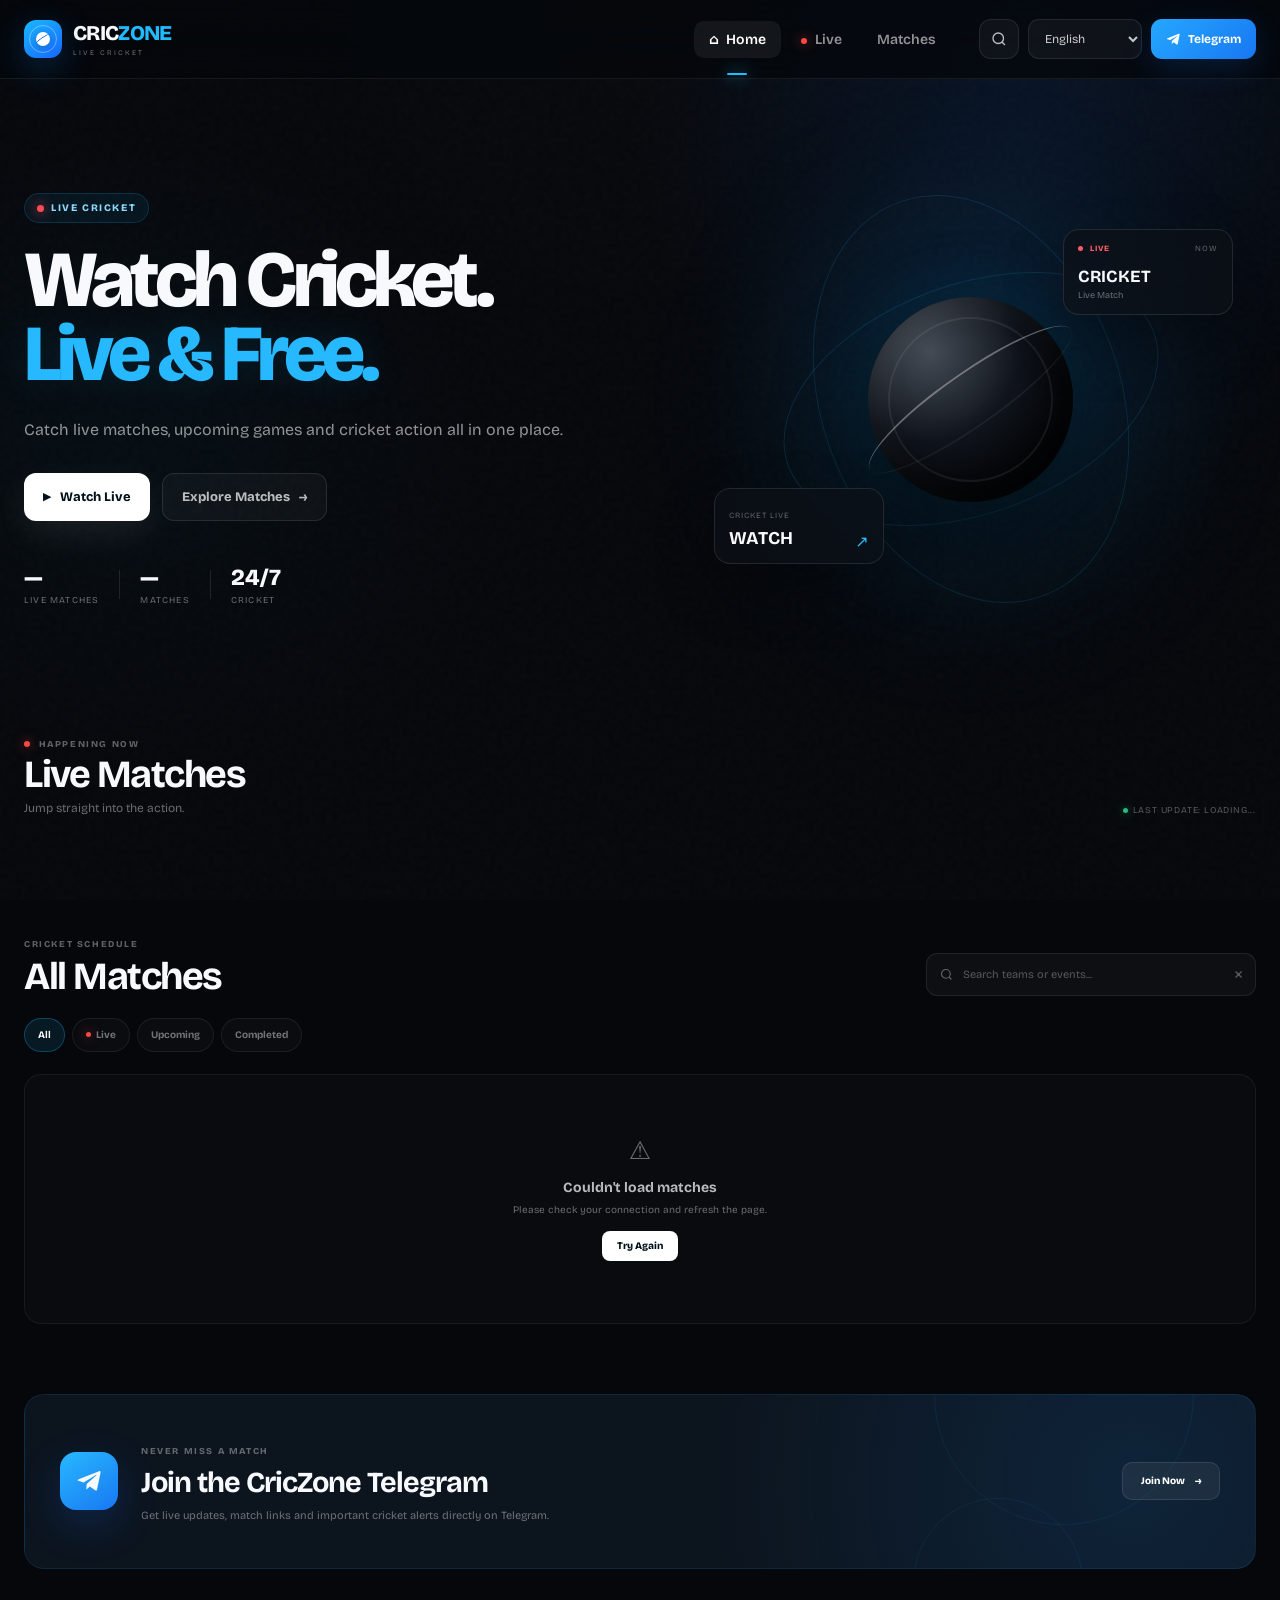
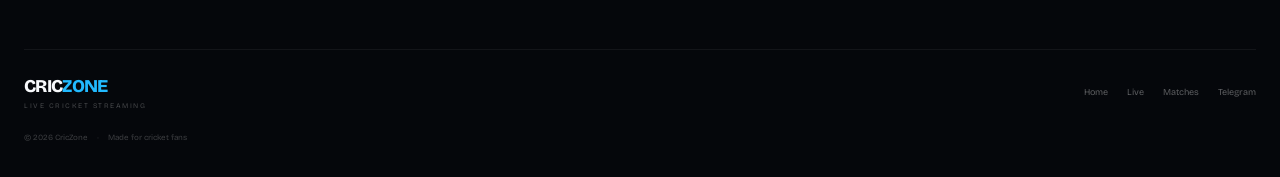
<file: index.html>
﻿<!DOCTYPE html>
<html lang="en">
<head>
  <meta charset="UTF-8">
  <meta name="viewport" content="width=device-width, initial-scale=1.0">

  <meta name="theme-color" content="#07111f">
  <meta name="description" content="CricZone - Live Cricket Streaming">

  <title>CricZone — Live Cricket</title>

  <!-- Fonts -->
  <link rel="preconnect" href="https://fonts.googleapis.com">
  <link rel="preconnect" href="https://fonts.gstatic.com" crossorigin>

  <link
    href="https://fonts.googleapis.com/css2?family=Bricolage+Grotesque:opsz,wght@12..96,400;12..96,500;12..96,600;12..96,700;12..96,800&display=swap"
    rel="stylesheet"
  >

  <!-- Main stylesheet -->
  <link rel="stylesheet" href="style.css">

<meta name="mobile-web-app-capable" content="yes">
<meta name="apple-mobile-web-app-capable" content="yes">
<link rel="manifest" href="./manifest.json">
<link rel="icon" href="./icon-512.svg" type="image/svg+xml">
<link rel="apple-touch-icon" href="./icon-512.svg">
</head>

<body>

  <!-- =====================================================
       BACKGROUND
  ====================================================== -->

  <div class="site-bg">
    <div class="bg-image"></div>
    <div class="bg-gradient"></div>
    <div class="bg-noise"></div>
  </div>


  <!-- =====================================================
       APP
  ====================================================== -->

  <div class="app">


    <!-- ===================================================
         HEADER
    ==================================================== -->

    <header class="topbar">

      <div class="topbar-inner">

        <!-- Brand -->
        <a href="index.html" class="brand" aria-label="CricZone Home">

          <div class="brand-mark">
            <span class="brand-ball"></span>
          </div>

          <div class="brand-text">
            <span class="brand-name">CRIC<span>ZONE</span></span>
            <small>LIVE CRICKET</small>
          </div>

        </a>


        <!-- Desktop Navigation -->
        <nav class="main-nav">

          <a href="#home" class="nav-link active">
            <span class="nav-icon">⌂</span>
            Home
          </a>

          <a href="#live" class="nav-link">
            <span class="live-dot"></span>
            Live
          </a>

          <a href="#matches" class="nav-link">
            Matches
          </a>

        </nav>


        <!-- Header Actions -->
        <div class="header-actions">

          <button
            class="icon-btn"
            id="headerSearchBtn"
            type="button"
            aria-label="Search"
          >
            <svg viewBox="0 0 24 24" fill="none">
              <circle cx="11" cy="11" r="7"></circle>
              <path d="M20 20L16.2 16.2"></path>
            </svg>
          </button>


          <select
            class="language-select"
            id="langSelect"
            aria-label="Language"
          >
            <option value="en">English</option>
            <option value="hi">हिन्दी</option>
            <option value="bn">বাংলা</option>
            <option value="ta">தமிழ்</option>
            <option value="te">తెలుగు</option>
            <option value="ml">മലയാളം</option>
            <option value="kn">ಕನ್ನಡ</option>
            <option value="mr">मराठी</option>
            <option value="gu">ગુજરાતી</option>
            <option value="pa">ਪੰਜਾਬੀ</option>
            <option value="or">ଓଡ଼ିଆ</option>
            <option value="as">অসমীয়া</option>
            <option value="ur">اردو</option>
          </select>


          <button
            class="telegram-btn"
            id="joinTelegramBtn"
            type="button"
          >
            <svg viewBox="0 0 24 24" fill="currentColor">
              <path d="M21.8 4.2L18.7 19c-.23 1.04-.84 1.3-1.7.81l-4.68-3.45-2.26 2.18c-.25.25-.46.46-.94.46l.34-4.77 8.68-7.84c.38-.34-.08-.53-.59-.19L6.82 12.85 2.18 11.4c-1.01-.32-1.03-1.01.21-1.5L20.52 2.8c.86-.32 1.61.2 1.28 1.4Z"/>
            </svg>

            <span>Telegram</span>
          </button>

        </div>

      </div>

    </header>



    <!-- ===================================================
         HERO
    ==================================================== -->

    <main id="home">

      <section class="hero">

        <div class="hero-content">

          <div class="hero-badge">
            <span class="hero-live-dot"></span>
            LIVE CRICKET
          </div>

          <h1>
            Watch Cricket.<br>
            <span>Live &amp; Free.</span>
          </h1>

          <p>
            Catch live matches, upcoming games and cricket action
            all in one place.
          </p>


          <div class="hero-actions">

            <a href="#live" class="hero-primary">
              <span class="play-small">▶</span>
              Watch Live
            </a>

            <a href="#matches" class="hero-secondary">
              Explore Matches
              <span>→</span>
            </a>

          </div>


          <div class="hero-stats">

            <div class="hero-stat">
              <strong id="heroLiveCount">—</strong>
              <span>Live Matches</span>
            </div>

            <div class="hero-stat-divider"></div>

            <div class="hero-stat">
              <strong id="heroMatchCount">—</strong>
              <span>Matches</span>
            </div>

            <div class="hero-stat-divider"></div>

            <div class="hero-stat">
              <strong>24/7</strong>
              <span>Cricket</span>
            </div>

          </div>

        </div>


        <!-- Hero visual -->
        <div class="hero-visual">

          <div class="hero-glow"></div>

          <div class="hero-orbit orbit-one"></div>
          <div class="hero-orbit orbit-two"></div>

          <div class="hero-ball">
            <div class="ball-seam"></div>
          </div>

          <div class="floating-card card-live">

            <div class="floating-card-top">
              <span class="mini-live">
                <i></i>
                LIVE
              </span>

              <span>NOW</span>
            </div>

            <div class="floating-match">
              <strong>CRICKET</strong>
              <small>Live Match</small>
            </div>

          </div>


          <div class="floating-card card-score">

            <span class="score-label">CRICKET LIVE</span>

            <strong>WATCH</strong>

            <span class="score-arrow">↗</span>

          </div>

        </div>

      </section>



      <!-- =================================================
           LIVE SECTION
      ================================================== -->

      <section class="content-section" id="live">

        <div class="section-heading">

          <div>
            <div class="section-kicker">
              <span class="section-live-dot"></span>
              HAPPENING NOW
            </div>

            <h2>Live Matches</h2>

            <p>
              Jump straight into the action.
            </p>
          </div>


          <div class="last-update-wrap">

            <span class="update-dot"></span>

            <span id="lastUpdate">
              LAST UPDATE: LOADING...
            </span>

          </div>

        </div>


        <div class="featured-live" id="featuredLive">

          <div class="featured-placeholder">
            <div class="skeleton-line large"></div>
            <div class="skeleton-line"></div>
          </div>

        </div>

      </section>



      <!-- =================================================
           SEARCH / FILTER BAR
      ================================================== -->

      <section class="matches-section" id="matches">

        <div class="matches-toolbar">

          <div class="matches-title">

            <span class="section-kicker">
              CRICKET SCHEDULE
            </span>

            <h2>All Matches</h2>

          </div>


          <div class="toolbar-right">

            <div class="search-wrap" id="searchWrap">

              <svg
                viewBox="0 0 24 24"
                fill="none"
                aria-hidden="true"
              >
                <circle cx="11" cy="11" r="7"></circle>
                <path d="M20 20L16.2 16.2"></path>
              </svg>

              <input
                type="text"
                id="searchInput"
                placeholder="Search teams or events..."
                autocomplete="off"
              >

              <button
                class="search-clear"
                id="searchClear"
                type="button"
                aria-label="Clear search"
              >
                ×
              </button>

            </div>

          </div>

        </div>


        <!-- Match filters -->
        <div class="filter-row">

          <button
            class="filter-btn active"
            type="button"
            data-filter="all"
          >
            All
          </button>

          <button
            class="filter-btn"
            type="button"
            data-filter="live"
          >
            <span class="filter-live-dot"></span>
            Live
          </button>

          <button
            class="filter-btn"
            type="button"
            data-filter="upcoming"
          >
            Upcoming
          </button>

          <button
            class="filter-btn"
            type="button"
            data-filter="completed"
          >
            Completed
          </button>

        </div>


        <!-- =================================================
             MATCH GRID
        ================================================== -->

        <div
          id="matchesGrid"
          class="matches-grid"
        >

          <div class="loading-state">

            <div class="loading-spinner"></div>

            <strong>Loading matches...</strong>

            <span>
              Fetching the latest cricket schedule
            </span>

          </div>

        </div>

      </section>



      <!-- =================================================
           TELEGRAM CTA
      ================================================== -->

      <section class="telegram-section">

        <div class="telegram-card">

          <div class="telegram-decoration telegram-decoration-one"></div>
          <div class="telegram-decoration telegram-decoration-two"></div>

          <div class="telegram-icon">

            <svg viewBox="0 0 24 24" fill="currentColor">
              <path d="M21.8 4.2L18.7 19c-.23 1.04-.84 1.3-1.7.81l-4.68-3.45-2.26 2.18c-.25.25-.46.46-.94.46l.34-4.77 8.68-7.84c.38-.34-.08-.53-.59-.19L6.82 12.85 2.18 11.4c-1.01-.32-1.03-1.01.21-1.5L20.52 2.8c.86-.32 1.61.2 1.28 1.4Z"/>
            </svg>

          </div>


          <div class="telegram-content">

            <span class="section-kicker">
              NEVER MISS A MATCH
            </span>

            <h2>
              Join the CricZone Telegram
            </h2>

            <p>
              Get live updates, match links and important cricket
              alerts directly on Telegram.
            </p>

          </div>


          <a
            href="https://t.me/+MueCDjlpoS8yNmJl"
            target="_blank"
            rel="noopener noreferrer"
            class="telegram-cta"
          >
            Join Now
            <span>→</span>
          </a>

        </div>

      </section>

    </main>



    <!-- ===================================================
         FOOTER
    ==================================================== -->

    <footer class="footer">

      <div class="footer-top">

        <a href="index.html" class="footer-brand">
          <span class="footer-brand-name">
            CRIC<span>ZONE</span>
          </span>

          <small>
            LIVE CRICKET STREAMING
          </small>
        </a>


        <div class="footer-links">

          <a href="#home">Home</a>
          <a href="#live">Live</a>
          <a href="#matches">Matches</a>

          <a
            href="https://t.me/+MueCDjlpoS8yNmJl"
            target="_blank"
            rel="noopener noreferrer"
          >
            Telegram
          </a>

        </div>

      </div>


      <div class="footer-bottom">

        <span>
          © <span id="currentYear"></span> CricZone
        </span>

        <span class="footer-separator">•</span>

        <span>
          Made for cricket fans
        </span>

      </div>

    </footer>

  </div>



  <!-- =====================================================
       TELEGRAM POPUP
  ====================================================== -->

  <div
    class="popup-overlay hidden"
    id="telegramModal"
    aria-hidden="true"
  >

    <div class="popup-wrap">

      <div class="popup-box">

        <button
          class="popup-close"
          id="popupClose"
          type="button"
          aria-label="Close"
        >
          ×
        </button>


        <div class="popup-icon">

          <svg viewBox="0 0 24 24" fill="currentColor">
            <path d="M21.8 4.2L18.7 19c-.23 1.04-.84 1.3-1.7.81l-4.68-3.45-2.26 2.18c-.25.25-.46.46-.94.46l.34-4.77 8.68-7.84c.38-.34-.08-.53-.59-.19L6.82 12.85 2.18 11.4c-1.01-.32-1.03-1.01.21-1.5L20.52 2.8c.86-.32 1.61.2 1.28 1.4Z"/>
          </svg>

        </div>


        <div class="popup-title">
          Join CricZone
        </div>

        <div class="popup-text">

          Get instant cricket updates,
          match links and live notifications.

          <strong>
            @Criczone
          </strong>

        </div>


        <a
          class="popup-join"
          id="joinButton"
          href="https://t.me/+MueCDjlpoS8yNmJl"
          target="_blank"
          rel="noopener noreferrer"
        >
          Join Telegram
        </a>


        <button
          class="popup-skip"
          id="closeButton"
          type="button"
        >
          Maybe later
        </button>

      </div>

    </div>

  </div>



  <!-- =====================================================
       TRANSLATION INDICATOR
  ====================================================== -->

  <div
    class="translate-indicator"
    id="translateIndicator"
  >

    <span class="translate-spinner"></span>

    <span id="translateMsg">
      Translating...
    </span>

  </div>



  <!-- =====================================================
       SCRIPTS
  ====================================================== -->

  <script src="app.js" defer></script>


<script>if("serviceWorker" in navigator){window.addEventListener("load",()=>navigator.serviceWorker.register("./service-worker.js",{scope:"./"}).catch(e=>console.warn("CricZone PWA:",e)));}</script>
</body>
</html>
</file>
<file: style.css>
﻿/* =========================================================
   CRICZONE
   GLOBAL STYLESHEET
   style.css
========================================================= */


/* =========================================================
   RESET
========================================================= */

* {
  box-sizing: border-box;
  margin: 0;
  padding: 0;
}

html {
  scroll-behavior: smooth;
}

body {
  min-height: 100vh;
  font-family: "Bricolage Grotesque", system-ui, sans-serif;
  background: #05070b;
  color: #f7f9fc;
  overflow-x: hidden;
  -webkit-font-smoothing: antialiased;
}

body.modal-open {
  overflow: hidden;
}

button,
input,
select {
  font: inherit;
}

button,
a {
  -webkit-tap-highlight-color: transparent;
}

button {
  border: 0;
  cursor: pointer;
}

a {
  color: inherit;
  text-decoration: none;
}


/* =========================================================
   GLOBAL BACKGROUND
========================================================= */

.site-bg {
  position: fixed;
  inset: 0;
  z-index: -10;
  pointer-events: none;
  overflow: hidden;
  background:
    radial-gradient(
      circle at 80% 15%,
      rgba(30, 120, 255, .13),
      transparent 30%
    ),
    radial-gradient(
      circle at 10% 55%,
      rgba(0, 198, 255, .07),
      transparent 28%
    ),
    #05070b;
}

.bg-image {
  position: absolute;
  inset: 0;
  opacity: .16;
  background:
    radial-gradient(
      circle at 50% 0%,
      rgba(255,255,255,.05),
      transparent 35%
    );
}

.bg-gradient {
  position: absolute;
  inset: 0;
  background:
    linear-gradient(
      180deg,
      rgba(5,7,11,0) 0%,
      #05070b 92%
    );
}

.bg-noise {
  position: absolute;
  inset: 0;
  opacity: .035;
  background-image:
    url("data:image/svg+xml,%3Csvg viewBox='0 0 180 180' xmlns='http://www.w3.org/2000/svg'%3E%3Cfilter id='n'%3E%3CfeTurbulence type='fractalNoise' baseFrequency='.85' numOctaves='4' stitchTiles='stitch'/%3E%3C/filter%3E%3Crect width='100%25' height='100%25' filter='url(%23n)' opacity='.7'/%3E%3C/svg%3E");
}


/* =========================================================
   APP
========================================================= */

.app {
  position: relative;
  min-height: 100vh;
}


/* =========================================================
   HEADER
========================================================= */

.topbar {
  position: sticky;
  top: 0;
  z-index: 100;
  width: 100%;
  border-bottom: 1px solid rgba(255,255,255,.07);
  background: rgba(5,7,11,.76);
  backdrop-filter: blur(22px);
  -webkit-backdrop-filter: blur(22px);
}

.topbar-inner {
  width: min(1440px, calc(100% - 48px));
  min-height: 78px;
  margin: auto;
  display: flex;
  align-items: center;
  justify-content: space-between;
  gap: 28px;
}


/* =========================================================
   BRAND
========================================================= */

.brand {
  display: inline-flex;
  align-items: center;
  gap: 11px;
  flex-shrink: 0;
}

.brand-mark,
.player-brand-mark {
  width: 38px;
  height: 38px;
  position: relative;
  display: grid;
  place-items: center;
  border-radius: 12px;
  overflow: hidden;
  background:
    linear-gradient(
      145deg,
      #18b9ff,
      #1766ff
    );
  box-shadow:
    0 10px 35px rgba(24,139,255,.25);
}

.brand-mark::before,
.player-brand-mark::before {
  content: "";
  position: absolute;
  inset: 5px;
  border: 1px solid rgba(255,255,255,.35);
  border-radius: 50%;
}

.brand-ball {
  width: 14px;
  height: 14px;
  border-radius: 50%;
  position: relative;
  background: #fff;
  box-shadow: 0 2px 7px rgba(0,0,0,.2);
}

.brand-ball::after {
  content: "";
  position: absolute;
  width: 18px;
  height: 4px;
  left: -2px;
  top: 5px;
  border-top: 1.5px solid #1766ff;
  border-radius: 50%;
  transform: rotate(-35deg);
}

.brand-text {
  display: flex;
  flex-direction: column;
  line-height: 1;
}

.brand-name,
.footer-brand-name,
.player-brand-text {
  font-size: 21px;
  font-weight: 800;
  letter-spacing: -.7px;
}

.brand-name span,
.footer-brand-name span,
.player-brand-text span {
  color: #22baff;
}

.brand-text small {
  margin-top: 5px;
  font-size: 7px;
  letter-spacing: 2px;
  color: rgba(255,255,255,.42);
}


/* =========================================================
   NAV
========================================================= */

.main-nav {
  display: flex;
  align-items: center;
  gap: 5px;
  margin-left: auto;
}

.nav-link {
  position: relative;
  padding: 10px 15px;
  color: rgba(255,255,255,.56);
  font-size: 14px;
  font-weight: 600;
  border-radius: 10px;
  transition: .25s ease;
}

.nav-link:hover,
.nav-link.active {
  color: #fff;
  background: rgba(255,255,255,.06);
}

.nav-link.active::after {
  content: "";
  position: absolute;
  left: 50%;
  bottom: -17px;
  width: 20px;
  height: 2px;
  transform: translateX(-50%);
  border-radius: 10px;
  background: #25b9ff;
  box-shadow: 0 0 15px #25b9ff;
}

.nav-icon {
  margin-right: 4px;
}

.live-dot,
.filter-live-dot,
.section-live-dot,
.status-dot-mini,
.update-dot {
  display: inline-block;
  width: 6px;
  height: 6px;
  margin-right: 5px;
  border-radius: 50%;
  background: #ff4646;
  box-shadow: 0 0 12px rgba(255,70,70,.7);
}


/* =========================================================
   HEADER ACTIONS
========================================================= */

.header-actions {
  display: flex;
  align-items: center;
  gap: 9px;
}

.icon-btn,
.player-top-btn {
  width: 40px;
  height: 40px;
  display: grid;
  place-items: center;
  color: rgba(255,255,255,.72);
  border: 1px solid rgba(255,255,255,.09);
  border-radius: 12px;
  background: rgba(255,255,255,.045);
  transition: .25s ease;
}

.icon-btn:hover,
.player-top-btn:hover {
  color: #fff;
  border-color: rgba(255,255,255,.2);
  background: rgba(255,255,255,.09);
}

.icon-btn svg,
.player-top-btn svg {
  width: 18px;
  height: 18px;
  stroke: currentColor;
  stroke-width: 1.8;
}

.language-select {
  height: 40px;
  padding: 0 30px 0 12px;
  color: rgba(255,255,255,.78);
  border: 1px solid rgba(255,255,255,.09);
  border-radius: 11px;
  outline: none;
  background: rgba(255,255,255,.045);
  font-size: 12px;
  cursor: pointer;
}

.language-select option {
  color: #111;
}

.telegram-btn {
  height: 40px;
  padding: 0 15px;
  display: inline-flex;
  align-items: center;
  gap: 7px;
  color: #fff;
  border-radius: 11px;
  background:
    linear-gradient(
      135deg,
      #25a8ff,
      #1877f2
    );
  box-shadow:
    0 9px 30px rgba(24,119,242,.18);
  font-size: 12px;
  font-weight: 700;
  transition: .25s ease;
}

.telegram-btn:hover {
  transform: translateY(-2px);
  box-shadow:
    0 13px 35px rgba(24,119,242,.3);
}

.telegram-btn svg {
  width: 15px;
  height: 15px;
}


/* =========================================================
   HERO
========================================================= */

.hero {
  width: min(1440px, calc(100% - 48px));
  min-height: 610px;
  margin: auto;
  display: grid;
  grid-template-columns: 1.05fr .95fr;
  align-items: center;
  gap: 30px;
  padding: 70px 0 65px;
}

.hero-content {
  position: relative;
  z-index: 2;
  max-width: 690px;
}

.hero-badge {
  width: max-content;
  display: inline-flex;
  align-items: center;
  padding: 8px 12px;
  margin-bottom: 20px;
  color: #8ddcff;
  border: 1px solid rgba(35,185,255,.18);
  border-radius: 999px;
  background: rgba(20,164,255,.07);
  font-size: 10px;
  font-weight: 800;
  letter-spacing: 1.6px;
}

.hero-live-dot {
  width: 7px;
  height: 7px;
  margin-right: 7px;
  border-radius: 50%;
  background: #ff4b55;
  box-shadow: 0 0 13px #ff4b55;
  animation: pulseDot 1.5s infinite;
}

.hero h1 {
  max-width: 720px;
  font-size: clamp(52px, 6.2vw, 92px);
  line-height: .93;
  letter-spacing: -4.5px;
  font-weight: 800;
}

.hero h1 span {
  color: #26b9ff;
  text-shadow: 0 0 40px rgba(38,185,255,.14);
}

.hero-content > p {
  max-width: 560px;
  margin-top: 25px;
  color: rgba(255,255,255,.56);
  font-size: 16px;
  line-height: 1.7;
}

.hero-actions {
  display: flex;
  align-items: center;
  gap: 12px;
  margin-top: 30px;
}

.hero-primary,
.hero-secondary {
  min-height: 48px;
  padding: 0 19px;
  display: inline-flex;
  align-items: center;
  justify-content: center;
  gap: 9px;
  border-radius: 12px;
  font-size: 13px;
  font-weight: 750;
  transition: .25s ease;
}

.hero-primary {
  color: #00111a;
  background: #fff;
  box-shadow: 0 12px 35px rgba(255,255,255,.08);
}

.hero-primary:hover {
  transform: translateY(-2px);
  box-shadow: 0 15px 40px rgba(255,255,255,.15);
}

.hero-secondary {
  color: rgba(255,255,255,.72);
  border: 1px solid rgba(255,255,255,.1);
  background: rgba(255,255,255,.035);
}

.hero-secondary:hover {
  color: #fff;
  background: rgba(255,255,255,.075);
}

.play-small {
  font-size: 11px;
}

.hero-stats {
  margin-top: 43px;
  display: flex;
  align-items: center;
  gap: 20px;
}

.hero-stat {
  display: flex;
  flex-direction: column;
  gap: 4px;
}

.hero-stat strong {
  font-size: 23px;
  font-weight: 800;
}

.hero-stat span {
  color: rgba(255,255,255,.4);
  font-size: 9px;
  text-transform: uppercase;
  letter-spacing: 1.2px;
}

.hero-stat-divider {
  width: 1px;
  height: 29px;
  background: rgba(255,255,255,.1);
}


/* =========================================================
   HERO VISUAL
========================================================= */

.hero-visual {
  position: relative;
  min-height: 500px;
  display: grid;
  place-items: center;
}

.hero-glow {
  position: absolute;
  width: 370px;
  height: 370px;
  border-radius: 50%;
  background: rgba(18,164,255,.13);
  filter: blur(70px);
}

.hero-orbit {
  position: absolute;
  border: 1px solid rgba(42,186,255,.14);
  border-radius: 50%;
  transform: rotate(-20deg);
}

.orbit-one {
  width: 390px;
  height: 230px;
  animation: orbitFloat 8s ease-in-out infinite;
}

.orbit-two {
  width: 300px;
  height: 420px;
  animation: orbitFloat 10s ease-in-out infinite reverse;
}

.hero-ball {
  position: relative;
  z-index: 2;
  width: 205px;
  height: 205px;
  border-radius: 50%;
  background:
    radial-gradient(
      circle at 30% 27%,
      #454b55,
      #10151d 43%,
      #05070a 75%
    );
  box-shadow:
    inset -20px -25px 45px rgba(0,0,0,.65),
    inset 12px 10px 30px rgba(255,255,255,.06),
    0 35px 90px rgba(0,0,0,.6),
    0 0 70px rgba(17,172,255,.12);
  animation: ballFloat 5s ease-in-out infinite;
}

.hero-ball::before {
  content: "";
  position: absolute;
  inset: 20px;
  border-radius: 50%;
  border: 2px solid rgba(255,255,255,.07);
}

.ball-seam {
  position: absolute;
  width: 245px;
  height: 55px;
  top: 75px;
  left: -20px;
  border-top: 2px solid rgba(255,255,255,.35);
  border-bottom: 2px solid rgba(255,255,255,.06);
  border-radius: 50%;
  transform: rotate(-35deg);
}

.floating-card {
  position: absolute;
  z-index: 4;
  padding: 14px;
  min-width: 170px;
  border: 1px solid rgba(255,255,255,.1);
  border-radius: 16px;
  background: rgba(12,16,23,.75);
  backdrop-filter: blur(18px);
  box-shadow: 0 25px 60px rgba(0,0,0,.3);
}

.card-live {
  top: 80px;
  right: 4%;
  animation: cardFloat 5.5s ease-in-out infinite;
}

.card-score {
  bottom: 85px;
  left: 5%;
  animation: cardFloat 6s ease-in-out infinite reverse;
}

.floating-card-top {
  display: flex;
  justify-content: space-between;
  color: rgba(255,255,255,.35);
  font-size: 8px;
  letter-spacing: 1px;
}

.mini-live {
  color: #ff5b63;
  font-weight: 800;
}

.mini-live i {
  display: inline-block;
  width: 5px;
  height: 5px;
  margin-right: 4px;
  border-radius: 50%;
  background: #ff5b63;
}

.floating-match {
  margin-top: 13px;
}

.floating-match strong {
  display: block;
  font-size: 17px;
}

.floating-match small {
  display: block;
  margin-top: 3px;
  color: rgba(255,255,255,.4);
  font-size: 9px;
}

.score-label {
  color: rgba(255,255,255,.35);
  font-size: 8px;
  letter-spacing: 1px;
}

.card-score strong {
  display: block;
  margin-top: 5px;
  font-size: 18px;
}

.score-arrow {
  position: absolute;
  right: 14px;
  bottom: 12px;
  color: #2bbaff;
}


/* =========================================================
   CONTENT
========================================================= */

.content-section,
.matches-section,
.telegram-section {
  width: min(1440px, calc(100% - 48px));
  margin: auto;
}

.content-section {
  padding: 25px 0 35px;
}

.section-heading {
  display: flex;
  align-items: flex-end;
  justify-content: space-between;
  gap: 25px;
  margin-bottom: 22px;
}

.section-kicker {
  color: rgba(255,255,255,.36);
  font-size: 9px;
  font-weight: 800;
  letter-spacing: 1.6px;
  text-transform: uppercase;
}

.section-heading h2,
.matches-title h2 {
  margin-top: 6px;
  font-size: clamp(26px, 3vw, 39px);
  line-height: 1;
  letter-spacing: -1.5px;
}

.section-heading p {
  margin-top: 8px;
  color: rgba(255,255,255,.4);
  font-size: 12px;
}

.last-update-wrap {
  display: flex;
  align-items: center;
  color: rgba(255,255,255,.32);
  font-size: 9px;
  letter-spacing: .8px;
}

.update-dot {
  width: 5px;
  height: 5px;
  background: #22bd7d;
  box-shadow: 0 0 10px rgba(34,189,125,.7);
}


/* =========================================================
   FEATURED LIVE
========================================================= */

.featured-live-card {
  position: relative;
  min-height: 255px;
  display: grid;
  grid-template-columns: 1.25fr 1fr;
  overflow: hidden;
  border: 1px solid rgba(255,255,255,.08);
  border-radius: 20px;
  background: #0b1017;
  box-shadow: 0 30px 80px rgba(0,0,0,.22);
}

.featured-image {
  position: relative;
  overflow: hidden;
}

.featured-image img {
  width: 100%;
  height: 100%;
  min-height: 255px;
  display: block;
  object-fit: cover;
  object-position: center top;
}

.featured-image-overlay {
  position: absolute;
  inset: 0;
  background:
    linear-gradient(
      90deg,
      transparent 45%,
      #0b1017 100%
    );
}

.featured-live-content {
  position: relative;
  z-index: 2;
  align-self: center;
  padding: 35px;
}

.featured-live-label {
  display: flex;
  align-items: center;
  gap: 7px;
  color: #ff5c62;
  font-size: 9px;
  font-weight: 800;
  letter-spacing: 1.3px;
}

.featured-pulse {
  width: 6px;
  height: 6px;
  border-radius: 50%;
  background: #ff4c54;
  box-shadow: 0 0 12px #ff4c54;
  animation: pulseDot 1.3s infinite;
}

.featured-live-content h3 {
  margin-top: 13px;
  max-width: 450px;
  font-size: clamp(24px, 3vw, 36px);
  line-height: 1.05;
  letter-spacing: -1.3px;
}

.featured-live-content p {
  margin-top: 7px;
  color: rgba(255,255,255,.42);
  font-size: 12px;
}

.featured-meta {
  display: flex;
  gap: 14px;
  margin-top: 18px;
  color: rgba(255,255,255,.42);
  font-size: 10px;
}

.featured-meta span {
  display: inline-flex;
  align-items: center;
  gap: 5px;
}

.featured-meta svg {
  width: 11px;
  height: 11px;
}

.featured-watch-btn {
  margin-top: 21px;
  padding: 11px 16px;
  display: inline-flex;
  align-items: center;
  gap: 8px;
  color: #001018;
  border-radius: 10px;
  background: #fff;
  font-size: 11px;
  font-weight: 800;
  transition: .25s ease;
}

.featured-watch-btn:hover {
  transform: translateY(-2px);
}

.no-live-card {
  min-height: 130px;
  padding: 25px;
  display: flex;
  align-items: center;
  gap: 17px;
  border: 1px solid rgba(255,255,255,.07);
  border-radius: 17px;
  background: rgba(255,255,255,.025);
}

.no-live-icon {
  width: 50px;
  height: 50px;
  display: grid;
  place-items: center;
  border-radius: 14px;
  background: rgba(255,255,255,.05);
  font-size: 22px;
}

.no-live-card strong {
  display: block;
  font-size: 15px;
}

.no-live-card span {
  display: block;
  margin-top: 5px;
  color: rgba(255,255,255,.4);
  font-size: 11px;
}


/* =========================================================
   MATCHES
========================================================= */

.matches-section {
  padding: 60px 0;
}

.matches-toolbar {
  display: flex;
  align-items: flex-end;
  justify-content: space-between;
  gap: 20px;
}

.toolbar-right {
  width: min(330px, 100%);
}

.search-wrap {
  height: 43px;
  display: flex;
  align-items: center;
  gap: 9px;
  padding: 0 12px;
  border: 1px solid rgba(255,255,255,.08);
  border-radius: 11px;
  background: rgba(255,255,255,.035);
  transition: .25s ease;
}

.search-wrap:focus-within {
  border-color: rgba(37,185,255,.4);
  box-shadow: 0 0 0 3px rgba(37,185,255,.05);
}

.search-wrap > svg {
  width: 15px;
  height: 15px;
  flex-shrink: 0;
  stroke: rgba(255,255,255,.35);
  stroke-width: 1.8;
}

.search-wrap input {
  width: 100%;
  min-width: 0;
  border: 0;
  outline: 0;
  color: #fff;
  background: transparent;
  font-size: 11px;
}

.search-wrap input::placeholder {
  color: rgba(255,255,255,.3);
}

.search-clear {
  color: rgba(255,255,255,.3);
  background: none;
  font-size: 18px;
}

.filter-row {
  display: flex;
  gap: 7px;
  margin-top: 22px;
  margin-bottom: 22px;
  overflow-x: auto;
  scrollbar-width: none;
}

.filter-row::-webkit-scrollbar {
  display: none;
}

.filter-btn {
  height: 34px;
  padding: 0 13px;
  flex-shrink: 0;
  display: inline-flex;
  align-items: center;
  color: rgba(255,255,255,.43);
  border: 1px solid rgba(255,255,255,.07);
  border-radius: 999px;
  background: rgba(255,255,255,.025);
  font-size: 10px;
  font-weight: 700;
  transition: .2s ease;
}

.filter-btn:hover {
  color: #fff;
}

.filter-btn.active {
  color: #fff;
  border-color: rgba(35,185,255,.28);
  background: rgba(35,185,255,.1);
}

.filter-live-dot {
  width: 5px;
  height: 5px;
}


/* =========================================================
   MATCH GRID
========================================================= */

.matches-grid {
  display: grid;
  grid-template-columns:
    repeat(4, minmax(0, 1fr));
  gap: 15px;
}

.match-card {
  min-width: 0;
  overflow: hidden;
  border: 1px solid rgba(255,255,255,.07);
  border-radius: 15px;
  background: rgba(12,16,22,.75);
  transition:
    transform .3s ease,
    border-color .3s ease,
    box-shadow .3s ease;
}

.match-card:hover {
  transform: translateY(-5px);
  border-color: rgba(255,255,255,.14);
  box-shadow:
    0 20px 45px rgba(0,0,0,.25);
}

.match-thumbnail {
  position: relative;
  height: 160px;
  overflow: hidden;
  background: #111722;
}

.match-thumbnail img {
  width: 100%;
  height: 100%;
  display: block;
  object-fit: cover;
  object-position: center top;
  transition: transform .5s ease;
}

.match-card:hover .match-thumbnail img {
  transform: scale(1.035);
}

.thumbnail-gradient {
  position: absolute;
  inset: 0;
  background:
    linear-gradient(
      180deg,
      rgba(0,0,0,.05),
      rgba(0,0,0,.55)
    );
}

.status-badge {
  position: absolute;
  top: 10px;
  left: 10px;
  height: 22px;
  padding: 0 8px;
  display: inline-flex;
  align-items: center;
  border-radius: 999px;
  background: rgba(4,7,11,.78);
  backdrop-filter: blur(8px);
  font-size: 8px;
  font-weight: 800;
  letter-spacing: .8px;
}

.status-badge.live {
  color: #ff646b;
}

.status-badge.upcoming {
  color: #ffbd55;
}

.status-badge.completed {
  color: rgba(255,255,255,.55);
}

.status-dot-mini {
  width: 4px;
  height: 4px;
}

.language-badge {
  position: absolute;
  right: 10px;
  bottom: 10px;
  padding: 5px 7px;
  display: inline-flex;
  align-items: center;
  gap: 4px;
  color: rgba(255,255,255,.75);
  border: 1px solid rgba(255,255,255,.12);
  border-radius: 6px;
  background: rgba(4,7,11,.72);
  backdrop-filter: blur(7px);
  font-size: 7px;
  font-weight: 700;
}

.language-badge svg {
  width: 9px;
  height: 9px;
}

.match-content {
  padding: 14px;
}

.match-title {
  display: -webkit-box;
  overflow: hidden;
  -webkit-box-orient: vertical;
  min-height: 36px;
  font-size: 13px;
  line-height: 1.35;
  font-weight: 750;
}

.match-tournament {
  overflow: hidden;
  margin-top: 5px;
  color: rgba(255,255,255,.38);
  white-space: nowrap;
  text-overflow: ellipsis;
  font-size: 9px;
}

.match-time {
  display: flex;
  align-items: center;
  gap: 5px;
  margin-top: 9px;
  color: rgba(255,255,255,.38);
  font-size: 9px;
}

.time-icon {
  color: rgba(255,255,255,.25);
}

.match-actions {
  margin-top: 12px;
}

.match-watch-btn,
.match-upcoming-btn,
.match-completed-btn {
  width: 100%;
  min-height: 35px;
  display: flex;
  align-items: center;
  justify-content: center;
  gap: 6px;
  border-radius: 8px;
  font-size: 9px;
  font-weight: 800;
  transition: .2s ease;
}

.match-watch-btn {
  color: #001018;
  background: #fff;
}

.match-watch-btn:hover {
  transform: translateY(-1px);
  box-shadow: 0 8px 20px rgba(255,255,255,.08);
}

.match-watch-btn.disabled {
  opacity: .35;
  cursor: not-allowed;
}

.watch-icon {
  font-size: 8px;
}

.match-upcoming-btn {
  flex-direction: column;
  color: #ffc55e;
  border: 1px solid rgba(255,189,85,.12);
  background: rgba(255,189,85,.05);
}

.match-upcoming-btn small {
  color: rgba(255,255,255,.35);
  font-size: 7px;
}

.match-completed-btn {
  color: rgba(255,255,255,.6);
  border: 1px solid rgba(255,255,255,.07);
  background: rgba(255,255,255,.025);
}


/* =========================================================
   WORLDWIDE STREAM
========================================================= */

.world-stream-btn {
  width: 100%;
  min-height: 30px;
  margin-top: 6px;
  padding: 0 8px;
  display: flex;
  align-items: center;
  gap: 6px;
  color: rgba(255,255,255,.42);
  border: 1px solid rgba(255,255,255,.06);
  border-radius: 8px;
  background: rgba(255,255,255,.025);
  font-size: 7px;
  font-weight: 800;
  letter-spacing: .4px;
  transition: .2s ease;
}

.world-stream-btn:hover,
.world-stream-btn.open {
  color: #63caff;
  border-color: rgba(35,185,255,.18);
  background: rgba(35,185,255,.055);
}

.world-stream-btn svg {
  width: 11px;
  height: 11px;
}

.ww-chevron {
  margin-left: auto;
  transition: transform .2s ease;
}

.world-stream-btn.open .ww-chevron {
  transform: rotate(180deg);
}

.world-panel {
  display: grid;
  grid-template-rows: 0fr;
  transition: .25s ease;
}

.world-panel.open {
  grid-template-rows: 1fr;
}

.world-panel-inner {
  min-height: 0;
  overflow: hidden;
}

.world-row {
  width: 100%;
  min-height: 29px;
  margin-top: 5px;
  padding: 0 9px;
  display: flex;
  align-items: center;
  gap: 7px;
  color: rgba(255,255,255,.58);
  border-radius: 7px;
  background: rgba(255,255,255,.025);
  text-align: left;
  font-size: 8px;
}

.world-row:hover {
  color: #fff;
  background: rgba(255,255,255,.07);
}

.world-flag {
  font-size: 12px;
}

.world-name {
  flex: 1;
}

.world-code {
  color: rgba(255,255,255,.25);
  font-size: 7px;
}


/* =========================================================
   LOADING / EMPTY
========================================================= */

.loading-state,
.empty-state {
  min-height: 250px;
  grid-column: 1 / -1;
  display: flex;
  align-items: center;
  justify-content: center;
  flex-direction: column;
  gap: 8px;
  color: rgba(255,255,255,.4);
  border: 1px solid rgba(255,255,255,.06);
  border-radius: 17px;
  background: rgba(255,255,255,.018);
}

.loading-state strong,
.empty-state h3 {
  color: rgba(255,255,255,.72);
  font-size: 14px;
}

.loading-state span,
.empty-state p {
  font-size: 10px;
}

.loading-spinner {
  width: 30px;
  height: 30px;
  margin-bottom: 6px;
  border: 2px solid rgba(255,255,255,.08);
  border-top-color: #24b9ff;
  border-radius: 50%;
  animation: spin .8s linear infinite;
}

.empty-icon {
  margin-bottom: 5px;
  font-size: 25px;
}

.empty-retry {
  margin-top: 7px;
  padding: 9px 15px;
  color: #001018;
  border-radius: 8px;
  background: #fff;
  font-size: 10px;
  font-weight: 800;
}


/* =========================================================
   TELEGRAM SECTION
========================================================= */

.telegram-section {
  padding: 10px 0 80px;
}

.telegram-card {
  position: relative;
  min-height: 175px;
  padding: 32px 35px;
  display: flex;
  align-items: center;
  gap: 23px;
  overflow: hidden;
  border: 1px solid rgba(37,166,255,.12);
  border-radius: 20px;
  background:
    radial-gradient(
      circle at 90% 50%,
      rgba(30,158,255,.12),
      transparent 38%
    ),
    rgba(16,27,39,.7);
}

.telegram-icon {
  width: 58px;
  height: 58px;
  flex-shrink: 0;
  display: grid;
  place-items: center;
  border-radius: 16px;
  background:
    linear-gradient(
      145deg,
      #28b9ff,
      #1877f2
    );
  box-shadow:
    0 14px 40px rgba(24,119,242,.22);
}

.telegram-icon svg {
  width: 27px;
  height: 27px;
}

.telegram-content {
  position: relative;
  z-index: 2;
  flex: 1;
}

.telegram-content h2 {
  margin-top: 7px;
  font-size: clamp(20px, 3vw, 29px);
  letter-spacing: -1px;
}

.telegram-content p {
  max-width: 570px;
  margin-top: 7px;
  color: rgba(255,255,255,.4);
  font-size: 11px;
  line-height: 1.6;
}

.telegram-cta {
  position: relative;
  z-index: 2;
  padding: 12px 18px;
  display: inline-flex;
  align-items: center;
  gap: 10px;
  color: #fff;
  border: 1px solid rgba(255,255,255,.1);
  border-radius: 10px;
  background: rgba(255,255,255,.06);
  font-size: 10px;
  font-weight: 800;
  transition: .25s ease;
}

.telegram-cta:hover {
  background: rgba(255,255,255,.11);
  transform: translateX(2px);
}

.telegram-decoration {
  position: absolute;
  border-radius: 50%;
  border: 1px solid rgba(35,185,255,.08);
}

.telegram-decoration-one {
  width: 260px;
  height: 260px;
  right: 5%;
  top: -130px;
}

.telegram-decoration-two {
  width: 170px;
  height: 170px;
  right: 14%;
  bottom: -100px;
}


/* =========================================================
   FOOTER
========================================================= */

.footer {
  width: min(1440px, calc(100% - 48px));
  margin: auto;
  padding: 25px 0 35px;
  border-top: 1px solid rgba(255,255,255,.06);
}

.footer-top {
  display: flex;
  align-items: center;
  justify-content: space-between;
  gap: 20px;
}

.footer-brand {
  display: flex;
  flex-direction: column;
}

.footer-brand-name {
  font-size: 18px;
}

.footer-brand small {
  margin-top: 4px;
  color: rgba(255,255,255,.25);
  font-size: 7px;
  letter-spacing: 1.5px;
}

.footer-links {
  display: flex;
  gap: 19px;
}

.footer-links a {
  color: rgba(255,255,255,.35);
  font-size: 9px;
  transition: .2s ease;
}

.footer-links a:hover {
  color: #fff;
}

.footer-bottom {
  margin-top: 23px;
  display: flex;
  align-items: center;
  gap: 9px;
  color: rgba(255,255,255,.22);
  font-size: 8px;
}

.footer-separator {
  opacity: .4;
}


/* =========================================================
   POPUP
========================================================= */

.popup-overlay {
  position: fixed;
  inset: 0;
  z-index: 9999;
  display: flex;
  align-items: center;
  justify-content: center;
  padding: 20px;
  background: rgba(0,0,0,.7);
  backdrop-filter: blur(13px);
  -webkit-backdrop-filter: blur(13px);
  opacity: 1;
  visibility: visible;
  transition: .25s ease;
}

.popup-overlay.hidden {
  opacity: 0;
  visibility: hidden;
  pointer-events: none;
}

.popup-overlay:not(.hidden):has(.popup-box) {
  animation: popupFade .25s ease;
}

.popup-wrap {
  width: min(390px, 100%);
}

.popup-box {
  position: relative;
  padding: 31px 27px 24px;
  text-align: center;
  border: 1px solid rgba(255,255,255,.1);
  border-radius: 21px;
  background:
    radial-gradient(
      circle at 50% 0%,
      rgba(35,185,255,.12),
      transparent 45%
    ),
    #0b1017;
  box-shadow: 0 35px 100px rgba(0,0,0,.55);
}

.popup-close {
  position: absolute;
  top: 11px;
  right: 13px;
  width: 30px;
  height: 30px;
  color: rgba(255,255,255,.35);
  border-radius: 50%;
  background: rgba(255,255,255,.04);
  font-size: 20px;
}

.popup-icon {
  width: 55px;
  height: 55px;
  margin: auto;
  display: grid;
  place-items: center;
  border-radius: 16px;
  background:
    linear-gradient(
      145deg,
      #25a8ff,
      #1877f2
    );
  box-shadow:
    0 15px 40px rgba(24,119,242,.22);
}

.popup-icon svg {
  width: 25px;
  height: 25px;
}

.popup-title {
  margin-top: 17px;
  font-size: 23px;
  font-weight: 800;
  letter-spacing: -.7px;
}

.popup-text {
  margin-top: 8px;
  color: rgba(255,255,255,.43);
  font-size: 11px;
  line-height: 1.65;
}

.popup-text strong {
  display: block;
  margin-top: 5px;
  color: #56c6ff;
}

.popup-join {
  width: 100%;
  height: 42px;
  margin-top: 21px;
  display: grid;
  place-items: center;
  color: #001018;
  border-radius: 10px;
  background: #fff;
  font-size: 11px;
  font-weight: 800;
  transition: .2s ease;
}

.popup-join:hover {
  transform: translateY(-1px);
}

.popup-skip {
  margin-top: 14px;
  color: rgba(255,255,255,.3);
  background: transparent;
  font-size: 9px;
}

.translate-indicator {
  position: fixed;
  right: 18px;
  bottom: 18px;
  z-index: 500;
  padding: 9px 12px;
  display: flex;
  align-items: center;
  gap: 8px;
  color: rgba(255,255,255,.65);
  border: 1px solid rgba(255,255,255,.09);
  border-radius: 10px;
  background: rgba(10,14,20,.9);
  backdrop-filter: blur(15px);
  font-size: 9px;
  opacity: 0;
  transform: translateY(8px);
  pointer-events: none;
  transition: .25s ease;
}

.translate-indicator.visible {
  opacity: 1;
  transform: translateY(0);
}

.translate-spinner {
  width: 11px;
  height: 11px;
  border: 1.5px solid rgba(255,255,255,.15);
  border-top-color: #2abaff;
  border-radius: 50%;
  animation: spin .7s linear infinite;
}


/* =========================================================
   PLAYER PAGE
========================================================= */

.player-page {
  position: fixed;
  inset: 0;
  overflow: hidden;
  background: #000;
  color: #fff;
  isolation: isolate;
}

.player-page video {
  position: absolute;
  inset: 0;
  z-index: 1;
  width: 100%;
  height: 100%;
  object-fit: contain;
  background: #000;
  transition: transform .25s ease;
}


/* =========================================================
   PLAYER TOPBAR
========================================================= */

.player-topbar {
  position: absolute;
  top: 0;
  left: 0;
  right: 0;
  z-index: 20;
  height: 76px;
  padding: 0 25px;
  display: flex;
  align-items: center;
  justify-content: space-between;
  background:
    linear-gradient(
      180deg,
      rgba(0,0,0,.8),
      transparent
    );
}

.player-brand {
  display: flex;
  align-items: center;
  gap: 9px;
  padding: 5px 8px 5px 5px;
  border-radius: 12px;
  background: rgba(0,0,0,.2);
  backdrop-filter: blur(8px);
}

.player-brand-mark {
  width: 34px;
  height: 34px;
  border-radius: 10px;
}

.player-brand-mark span {
  width: 11px;
  height: 11px;
  border-radius: 50%;
  background: #fff;
}

.player-brand-text {
  font-size: 17px;
}


/* =========================================================
   PLAYER OVERLAY
========================================================= */

.player-overlay {
  position: absolute;
  inset: 0;
  z-index: 10;
  display: flex;
  align-items: center;
  justify-content: center;
  flex-direction: column;
  gap: 17px;
  background:
    radial-gradient(
      circle,
      rgba(7,13,20,.45),
      rgba(0,0,0,.75)
    );
  transition: opacity .35s ease;
}

.player-overlay.gone {
  visibility: hidden;
  opacity: 0 !important;
}

.loading-ring {
  width: 45px;
  height: 45px;
  border: 2px solid rgba(255,255,255,.1);
  border-top-color: #26baff;
  border-radius: 50%;
  animation: spin .8s linear infinite;
}

.loading-content {
  display: flex;
  align-items: center;
  flex-direction: column;
  gap: 5px;
}

.loading-content strong {
  font-size: 13px;
}

.loading-content span {
  color: rgba(255,255,255,.35);
  font-size: 10px;
}


/* =========================================================
   BUFFER
========================================================= */

.buffer-spinner {
  position: absolute;
  z-index: 12;
  top: 50%;
  left: 50%;
  transform: translate(-50%, -50%);
  display: none !important;
}

.buffer-spinner div {
  width: 38px;
  height: 38px;
  border: 2px solid rgba(255,255,255,.15);
  border-top-color: #fff;
  border-radius: 50%;
  animation: spin .7s linear infinite;
}


/* =========================================================
   BIG PLAY
========================================================= */

.big-play {
  position: absolute;
  inset: 0;
  z-index: 15;
  display: grid;
  place-items: center;
  pointer-events: none;
  opacity: 0;
  transition: .25s ease;
}

.big-play.shown {
  opacity: 1;
}

.big-play.gone {
  opacity: 0;
}

.big-play-btn {
  width: 70px;
  height: 70px;
  display: grid;
  place-items: center;
  color: #001018;
  border: 1px solid rgba(255,255,255,.45);
  border-radius: 50%;
  background: rgba(255,255,255,.94);
  box-shadow: 0 20px 55px rgba(0,0,0,.4);
  pointer-events: auto;
  transition: .2s ease;
}

.big-play-btn:hover {
  transform: scale(1.07);
}

.big-play-btn svg {
  width: 24px;
  height: 24px;
  margin-left: 3px;
}


/* =========================================================
   ERROR
========================================================= */

.error-overlay {
  position: absolute;
  inset: 0;
  z-index: 40;
  display: flex;
  align-items: center;
  justify-content: center;
  padding: 20px;
  background: rgba(0,0,0,.72);
  backdrop-filter: blur(10px);
  opacity: 0;
  visibility: hidden;
  pointer-events: none;
  transition: .25s ease;
}

.error-overlay.show {
  opacity: 1;
  visibility: visible;
  pointer-events: auto;
}

.error-card {
  width: min(410px, 100%);
  padding: 30px;
  text-align: center;
  border: 1px solid rgba(255,255,255,.1);
  border-radius: 19px;
  background: #0c1118;
  box-shadow: 0 30px 90px rgba(0,0,0,.55);
}

.error-icon {
  width: 52px;
  height: 52px;
  margin: auto;
  display: grid;
  place-items: center;
  color: #ff686f;
  border: 1px solid rgba(255,104,111,.18);
  border-radius: 15px;
  background: rgba(255,80,90,.07);
}

.error-icon svg {
  width: 25px;
  height: 25px;
  stroke: currentColor;
  stroke-width: 1.7;
}

.error-card h2 {
  margin-top: 16px;
  font-size: 21px;
}

.error-card p {
  margin-top: 7px;
  color: rgba(255,255,255,.4);
  font-size: 11px;
  line-height: 1.6;
}

.retry-status {
  justify-content: center;
  align-items: center;
  gap: 6px;
  margin-top: 13px;
  color: #ffb54d;
  font-size: 9px;
}

.retry-status span {
  width: 6px;
  height: 6px;
  border-radius: 50%;
  background: #ffb54d;
  animation: pulseDot 1s infinite;
}

.error-actions {
  display: flex;
  gap: 8px;
  margin-top: 20px;
}

.error-retry-btn,
.support-btn {
  flex: 1;
  min-height: 40px;
  display: grid;
  place-items: center;
  border-radius: 9px;
  font-size: 10px;
  font-weight: 800;
}

.error-retry-btn {
  color: #001018;
  background: #fff;
}

.support-btn {
  color: rgba(255,255,255,.7);
  border: 1px solid rgba(255,255,255,.08);
  background: rgba(255,255,255,.04);
}


/* =========================================================
   PLAYER CONTROLS
========================================================= */

.player-controls {
  position: absolute;
  left: 20px;
  right: 20px;
  bottom: 18px;
  z-index: 30;
  padding: 0 13px 9px;
  border-radius: 13px;
  background:
    linear-gradient(
      180deg,
      rgba(0,0,0,0),
      rgba(0,0,0,.78)
    );
  transition:
    opacity .3s ease,
    transform .3s ease;
}

.player-controls.gone {
  opacity: 0;
  transform: translateY(8px);
  pointer-events: none;
}

.progress-area {
  position: relative;
  height: 14px;
  padding: 5px 0;
  cursor: pointer;
}

.progress-track {
  position: relative;
  width: 100%;
  height: 3px;
  overflow: visible;
  border-radius: 5px;
  background: rgba(255,255,255,.18);
}

.buffer-progress,
.played-progress {
  position: absolute;
  left: 0;
  top: 0;
  height: 100%;
  border-radius: inherit;
}

.buffer-progress {
  width: 0;
  background: rgba(255,255,255,.24);
}

.played-progress {
  width: 0;
  background: #26baff;
}

.progress-thumb {
  position: absolute;
  top: 50%;
  width: 9px;
  height: 9px;
  transform: translate(-50%, -50%);
  border-radius: 50%;
  background: #fff;
  box-shadow: 0 0 12px rgba(38,186,255,.6);
  opacity: 0;
  transition: opacity .15s ease;
}

.progress-area:hover .progress-thumb,
.progress-area.drag .progress-thumb {
  opacity: 1;
}

.control-bar {
  min-height: 40px;
  display: flex;
  align-items: center;
  gap: 5px;
}

.control-btn {
  width: 33px;
  height: 33px;
  display: grid;
  place-items: center;
  flex-shrink: 0;
  color: rgba(255,255,255,.76);
  border-radius: 8px;
  background: transparent;
  transition: .2s ease;
}

.control-btn:hover {
  color: #fff;
  background: rgba(255,255,255,.08);
}

.control-btn svg {
  display: block;
}

.controls-spacer {
  flex: 1;
}

.quality-btn {
  width: auto;
  padding: 0 8px;
  gap: 4px;
  font-size: 8px;
  font-weight: 800;
}

.live-pill {
  min-height: 23px;
  padding: 0 8px;
  display: inline-flex;
  align-items: center;
  gap: 5px;
  color: #ff5a5a;
  border: 1px solid rgba(255,69,69,.32);
  border-radius: 6px;
  background: rgba(255,69,69,.13);
  font-size: 8px;
  font-weight: 850;
  letter-spacing: .7px;
}

.live-pill .live-dot,
.live-pill .ldot {
  width: 5px;
  height: 5px;
  margin: 0;
  background: #ff4545;
  border-radius: 50%;
  box-shadow: 0 0 9px #ff4545;
}


/* =========================================================
   PLAYER INFO
========================================================= */

.stream-info {
  position: absolute;
  left: 23px;
  top: 75px;
  z-index: 20;
  pointer-events: none;
}

.stream-info-inner {
  padding: 8px 11px;
  border: 1px solid rgba(255,255,255,.08);
  border-radius: 9px;
  background: rgba(0,0,0,.3);
  backdrop-filter: blur(10px);
}

.stream-status {
  display: flex;
  align-items: center;
  gap: 5px;
  color: #ff5b61;
  font-size: 7px;
  font-weight: 800;
  letter-spacing: 1px;
}

.status-dot {
  width: 5px;
  height: 5px;
  border-radius: 50%;
  background: #ff4b55;
  box-shadow: 0 0 8px #ff4b55;
}

.stream-title {
  margin-top: 3px;
  max-width: 300px;
  color: rgba(255,255,255,.8);
  overflow: hidden;
  white-space: nowrap;
  text-overflow: ellipsis;
  font-size: 10px;
  font-weight: 700;
}


/* =========================================================
   PLAYER POPUP
========================================================= */

#popup {
  opacity: 0;
  visibility: hidden;
  pointer-events: none;
}

#popup.visible {
  opacity: 1;
  visibility: visible;
  pointer-events: auto;
}


/* =========================================================
   ANIMATIONS
========================================================= */

@keyframes spin {
  to {
    transform: rotate(360deg);
  }
}

@keyframes pulseDot {
  0%,
  100% {
    transform: scale(1);
    opacity: 1;
  }

  50% {
    transform: scale(.65);
    opacity: .55;
  }
}

@keyframes ballFloat {
  0%,
  100% {
    transform: translateY(0) rotate(0deg);
  }

  50% {
    transform: translateY(-14px) rotate(4deg);
  }
}

@keyframes orbitFloat {
  0%,
  100% {
    transform:
      rotate(-20deg)
      scale(1);
  }

  50% {
    transform:
      rotate(-12deg)
      scale(1.05);
  }
}

@keyframes cardFloat {
  0%,
  100% {
    transform: translateY(0);
  }

  50% {
    transform: translateY(-9px);
  }
}

@keyframes popupFade {
  from {
    opacity: 0;
  }

  to {
    opacity: 1;
  }
}


/* =========================================================
   RESPONSIVE — LARGE
========================================================= */

@media (max-width: 1200px) {

  .matches-grid {
    grid-template-columns:
      repeat(3, minmax(0, 1fr));
  }

  .hero h1 {
    font-size: clamp(
      50px,
      7vw,
      75px
    );
  }

  .hero-ball {
    width: 175px;
    height: 175px;
  }

  .orbit-one {
    width: 330px;
  }

  .orbit-two {
    height: 350px;
  }

}


/* =========================================================
   RESPONSIVE — TABLET
========================================================= */

@media (max-width: 900px) {

  .topbar-inner,
  .hero,
  .content-section,
  .matches-section,
  .telegram-section,
  .footer {
    width: min(
      100% - 32px,
      760px
    );
  }

  .main-nav {
    display: none;
  }

  .hero {
    grid-template-columns: 1fr;
    min-height: auto;
    padding-top: 65px;
  }

  .hero-content {
    max-width: 700px;
  }

  .hero-visual {
    min-height: 360px;
  }

  .featured-live-card {
    grid-template-columns: 1fr;
  }

  .featured-image {
    height: 220px;
  }

  .featured-image img {
    min-height: 220px;
  }

  .featured-image-overlay {
    background:
      linear-gradient(
        180deg,
        transparent 20%,
        #0b1017 100%
      );
  }

  .featured-live-content {
    margin-top: -55px;
  }

  .matches-grid {
    grid-template-columns:
      repeat(2, minmax(0, 1fr));
  }

}


/* =========================================================
   RESPONSIVE — MOBILE
========================================================= */

@media (max-width: 620px) {

  .topbar-inner {
    min-height: 66px;
    width: calc(100% - 22px);
    gap: 8px;
  }

  .brand-mark {
    width: 33px;
    height: 33px;
    border-radius: 10px;
  }

  .brand-name {
    font-size: 18px;
  }

  .brand-text small {
    font-size: 6px;
  }

  .header-actions {
    margin-left: auto;
    gap: 5px;
  }

  .icon-btn {
    width: 34px;
    height: 34px;
  }

  .language-select {
    width: 34px;
    padding: 0;
    color: transparent;
    background:
      rgba(255,255,255,.045)
      url("data:image/svg+xml,%3Csvg xmlns='http://www.w3.org/2000/svg' width='13' height='13' fill='none' stroke='%23ffffff' stroke-width='1.5'%3E%3Ccircle cx='6.5' cy='6.5' r='5.5'/%3E%3Cpath d='M1 6.5h11M6.5 1c1.4 1.5 2 3.4 2 5.5s-.6 4-2 5.5c-1.4-1.5-2-3.4-2-5.5s.6-4 2-5.5Z'/%3E%3C/svg%3E")
      center / 14px no-repeat;
  }

  .telegram-btn {
    width: 34px;
    padding: 0;
    justify-content: center;
  }

  .telegram-btn span {
    display: none;
  }

  .hero {
    width: calc(100% - 28px);
    padding: 48px 0 35px;
  }

  .hero h1 {
    font-size: clamp(
      46px,
      14vw,
      68px
    );
    letter-spacing: -3px;
  }

  .hero-content > p {
    margin-top: 19px;
    font-size: 13px;
    line-height: 1.6;
  }

  .hero-actions {
    margin-top: 22px;
  }

  .hero-primary,
  .hero-secondary {
    min-height: 44px;
    padding: 0 14px;
    font-size: 11px;
  }

  .hero-stats {
    margin-top: 29px;
    gap: 13px;
  }

  .hero-stat strong {
    font-size: 18px;
  }

  .hero-stat span {
    font-size: 7px;
  }

  .hero-visual {
    min-height: 290px;
  }

  .hero-ball {
    width: 135px;
    height: 135px;
  }

  .ball-seam {
    width: 170px;
    top: 50px;
    left: -17px;
  }

  .orbit-one {
    width: 250px;
    height: 155px;
  }

  .orbit-two {
    width: 200px;
    height: 280px;
  }

  .hero-glow {
    width: 250px;
    height: 250px;
  }

  .floating-card {
    min-width: 125px;
    padding: 10px;
    border-radius: 12px;
  }

  .card-live {
    top: 30px;
    right: 0;
  }

  .card-score {
    bottom: 30px;
    left: 0;
  }

  .floating-match {
    margin-top: 8px;
  }

  .floating-match strong {
    font-size: 13px;
  }

  .section-heading,
  .matches-toolbar {
    align-items: flex-start;
    flex-direction: column;
  }

  .last-update-wrap {
    align-self: flex-start;
  }

  .content-section,
  .matches-section,
  .telegram-section,
  .footer {
    width: calc(100% - 28px);
  }

  .content-section {
    padding-top: 15px;
  }

  .section-heading h2,
  .matches-title h2 {
    font-size: 27px;
  }

  .featured-live-card {
    min-height: 0;
  }

  .featured-image {
    height: 180px;
  }

  .featured-image img {
    min-height: 180px;
  }

  .featured-live-content {
    margin-top: -32px;
    padding: 21px;
  }

  .featured-live-content h3 {
    font-size: 23px;
  }

  .matches-section {
    padding: 42px 0;
  }

  .toolbar-right {
    width: 100%;
  }

  .search-wrap {
    width: 100%;
  }

  .matches-grid {
    grid-template-columns: 1fr;
    gap: 12px;
  }

  .match-thumbnail {
    height: 210px;
  }

  .match-content {
    padding: 13px;
  }

  .telegram-section {
    padding-bottom: 55px;
  }

  .telegram-card {
    padding: 24px;
    align-items: flex-start;
    flex-direction: column;
  }

  .telegram-content p {
    font-size: 10px;
  }

  .telegram-cta {
    width: 100%;
    justify-content: center;
  }

  .footer-top {
    align-items: flex-start;
    flex-direction: column;
  }

  .footer-links {
    flex-wrap: wrap;
    gap: 12px;
  }

  .footer-bottom {
    flex-wrap: wrap;
  }


  /* Player mobile */

  .player-topbar {
    height: 62px;
    padding: 0 12px;
  }

  .player-brand-text {
    font-size: 15px;
  }

  .player-brand-mark {
    width: 30px;
    height: 30px;
  }

  .stream-info {
    left: 12px;
    top: 62px;
  }

  .stream-info-inner {
    max-width: 235px;
  }

  .player-controls {
    left: 7px;
    right: 7px;
    bottom: 5px;
    padding: 0 7px 6px;
  }

  .control-bar {
    gap: 1px;
  }

  .control-btn {
    width: 31px;
    height: 31px;
  }

  .quality-btn {
    padding: 0 6px;
  }

  .live-pill {
    padding: 0 6px;
    font-size: 7px;
  }

  .big-play-btn {
    width: 58px;
    height: 58px;
  }

  .error-card {
    padding: 24px 20px;
  }

}


/* =========================================================
   RESPONSIVE — SMALL MOBILE
========================================================= */

@media (max-width: 380px) {

  .hero h1 {
    font-size: 43px;
  }

  .hero-secondary {
    display: none;
  }

  .hero-primary {
    width: 100%;
  }

  .hero-actions {
    display: block;
  }

  .hero-stats {
    gap: 9px;
  }

  .hero-stat-divider {
    height: 23px;
  }

  .player-controls {
    left: 3px;
    right: 3px;
  }

  .control-btn {
    width: 28px;
  }

  .quality-btn {
    padding: 0 4px;
  }

}


/* =========================================================
   REDUCED MOTION
========================================================= */

@media (prefers-reduced-motion: reduce) {

  *,
  *::before,
  *::after {
    animation-duration: .01ms !important;
    animation-iteration-count: 1 !important;
    scroll-behavior: auto !important;
    transition-duration: .01ms !important;
  }

}

/* =========================================
   PLAYER CLEANUP
   ========================================= */

/* Hide LIVE / match information box everywhere */
.stream-info {
    display: none !important;
}

/* =========================================
   PLAYER CLEANUP
   ========================================= */

/* Hide LIVE / match information box */
.stream-info {
    display: none !important;
}

/* =========================================
   PLAYER CLEANUP
   ========================================= */

/* Hide LIVE / match information */
.stream-info {
    display: none !important;
}


/* =========================================
   PHONE LANDSCAPE
   ========================================= */

@media screen and (max-width: 900px) and (orientation: landscape) {

    /* CRICZONE logo */
    .logo-btn {
        position: fixed !important;

        /* FANCODE ke LEFT side */
        top: 12px !important;
        left: auto !important;
        right: 115px !important;

        z-index: 9999 !important;

        transform: scale(0.55) !important;
        transform-origin: top right !important;
    }

    .logo-btn img {
        height: 36px !important;
        width: auto !important;
    }
}


/* =========================================
   SMALL PHONE LANDSCAPE
   ========================================= */

@media screen and (max-width: 600px) and (orientation: landscape) {

    .logo-btn {
        position: fixed !important;

        top: 9px !important;
        left: auto !important;
        right: 105px !important;

        z-index: 9999 !important;

        transform: scale(0.48) !important;
        transform-origin: top right !important;
    }

    .logo-btn img {
        height: 34px !important;
    }
}
/* =========================================================
   CRICZONE LOGO — FIXED LEFT
========================================================= */

.player-topbar {
    justify-content: flex-start !important;
}

.player-brand {
    position: absolute !important;
    left: 18px !important;
    top: 14px !important;

    margin: 0 !important;
    z-index: 999 !important;
}

/* Desktop */
.player-brand-mark {
    width: 34px !important;
    height: 34px !important;
}

.player-brand-text {
    font-size: 17px !important;
}

/* =========================================================
   PHONE LANDSCAPE
========================================================= */

@media (max-width: 900px) and (orientation: landscape) {

    .player-brand {
        left: 10px !important;
        top: 8px !important;
        gap: 5px !important;
        padding: 3px 6px 3px 3px !important;
    }

    .player-brand-mark {
        width: 25px !important;
        height: 25px !important;
        border-radius: 7px !important;
    }

    .player-brand-text {
        font-size: 12px !important;
        letter-spacing: -.3px !important;
    }
}
/* =========================================================
   CRICZONE PREMIUM QUALITY MENU
========================================================= */

.quality-menu {
  position: fixed;
  width: 190px;
  max-width: calc(100vw - 20px);

  padding: 8px;

  background:
    linear-gradient(
      145deg,
      rgba(25, 25, 28, .98),
      rgba(8, 8, 10, .98)
    );

  border: 1px solid rgba(255,255,255,.10);

  border-radius: 16px;

  box-shadow:
    0 18px 50px rgba(0,0,0,.55),
    0 5px 18px rgba(0,0,0,.35),
    inset 0 1px 0 rgba(255,255,255,.06);

  backdrop-filter: blur(22px);
  -webkit-backdrop-filter: blur(22px);

  z-index: 99999;

  opacity: 0;

  transform:
    translateY(10px)
    scale(.96);

  transform-origin:
    bottom right;

  pointer-events: none;

  transition:
    opacity .18s ease,
    transform .18s cubic-bezier(.2,.8,.2,1);
}


.quality-menu.show {
  opacity: 1;

  transform:
    translateY(0)
    scale(1);

  pointer-events: auto;
}


/* Header */

.quality-menu-header {
  display: flex;
  align-items: center;
  justify-content: space-between;

  padding:
    7px 9px 9px;

  margin-bottom: 3px;

  color: rgba(255,255,255,.62);

  font-size: 11px;
  font-weight: 700;

  letter-spacing: .7px;

  text-transform: uppercase;
}


.quality-auto {
  font-size: 9px;

  padding:
    3px 6px;

  border-radius: 5px;

  color: rgba(255,255,255,.55);

  background:
    rgba(255,255,255,.07);

  border:
    1px solid rgba(255,255,255,.07);
}


/* Options */

.quality-options {
  display: flex;
  flex-direction: column;

  gap: 3px;
}


.quality-option {
  width: 100%;

  min-height: 40px;

  display: flex;
  align-items: center;
  justify-content: space-between;

  padding:
    0 11px;

  border: 0;
  outline: none;

  border-radius: 10px;

  background:
    transparent;

  color:
    rgba(255,255,255,.82);

  font-family: inherit;

  font-size: 13px;
  font-weight: 600;

  cursor: pointer;

  transition:
    background .16s ease,
    color .16s ease,
    transform .12s ease;
}


.quality-option:hover {
  background:
    rgba(255,255,255,.09);

  color:
    #fff;

  transform:
    translateX(2px);
}


.quality-option:active {
  transform:
    scale(.97);
}


/* Selected quality */

.quality-option.active {
  color:
    #fff;

  background:
    rgba(255,255,255,.10);

  box-shadow:
    inset 2px 0 0 rgba(255,255,255,.85);
}


.quality-name {
  display: flex;
  align-items: center;
}


.quality-check {
  width: 20px;
  height: 20px;

  display: flex;
  align-items: center;
  justify-content: center;

  border-radius: 50%;

  background:
    rgba(255,255,255,.12);

  color:
    #fff;

  font-size: 12px;
  font-weight: 800;
}


/* Quality button */

#bq {
  position: relative;

  min-width: 62px;

  height: 38px;

  padding:
    0 10px;

  gap: 5px;

  border-radius: 10px;

  transition:
    background .18s ease,
    border-color .18s ease,
    transform .12s ease;
}


#bq:hover {
  background:
    rgba(255,255,255,.10);

  border-color:
    rgba(255,255,255,.16);
}


#bq:active {
  transform:
    scale(.94);
}


#qlbl {
  font-size: 11px;
  font-weight: 800;

  letter-spacing: .25px;

  white-space: nowrap;
}


/* =========================================================
   MOBILE / LANDSCAPE
========================================================= */

@media (max-width: 700px) {

  .quality-menu {
    width: 165px;

    padding: 7px;

    border-radius: 14px;
  }

  .quality-menu-header {
    font-size: 10px;

    padding:
      6px 8px 8px;
  }

  .quality-option {
    min-height: 38px;

    padding:
      0 10px;

    font-size: 12px;

    border-radius: 9px;
  }

  #bq {
    min-width: 55px;

    height: 35px;

    padding:
      0 8px;
  }

  #qlbl {
    font-size: 10px;
  }

}


@media (max-width: 900px) and (orientation: landscape) {

  .quality-menu {
    width: 160px;

    border-radius: 13px;

    padding: 6px;
  }

  .quality-option {
    min-height: 35px;

    font-size: 11px;
  }

  .quality-menu-header {
    font-size: 9px;
  }

}
</file>
